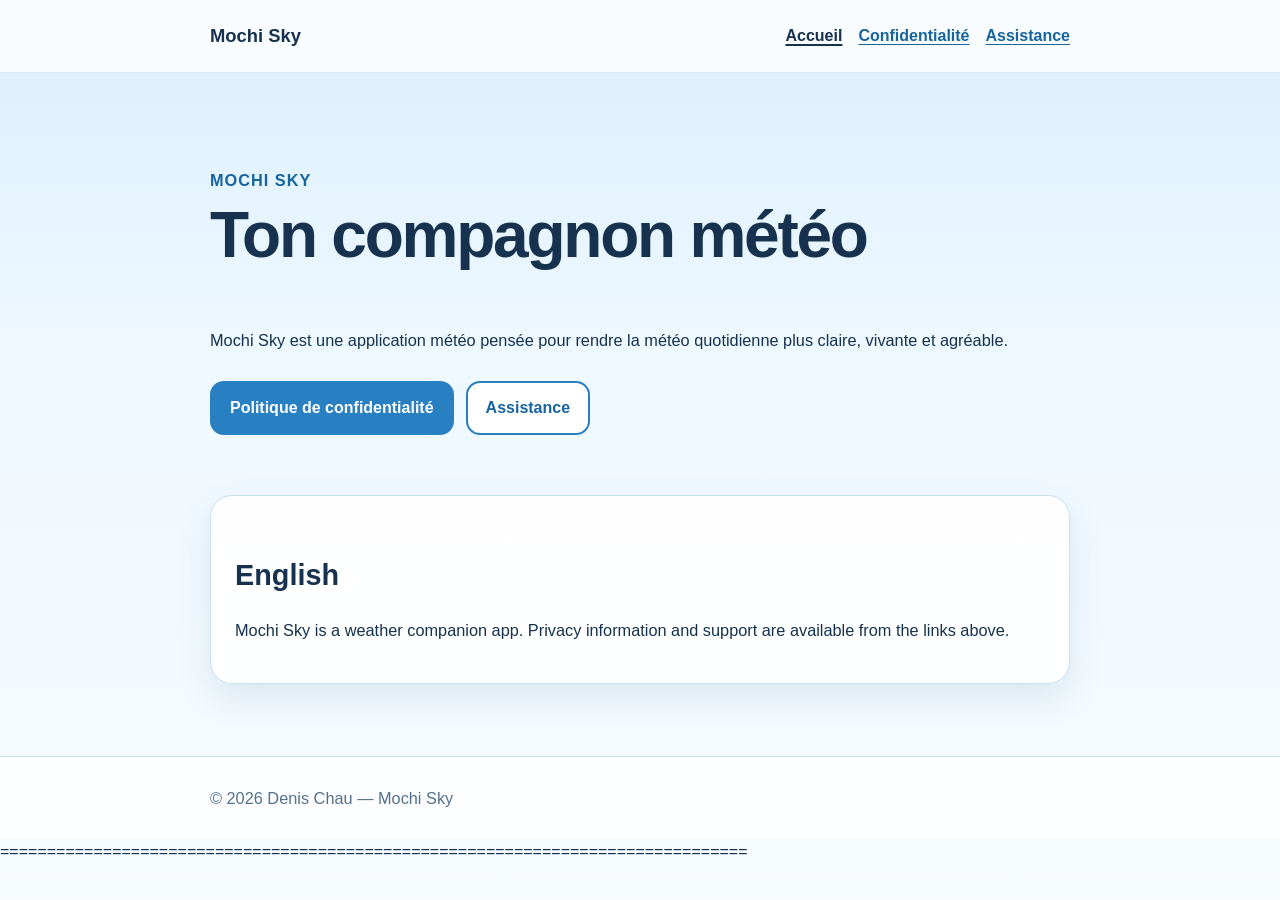
<file: index.html>
<!doctype html>
<html lang="fr">
<head>
  <meta charset="utf-8">
  <meta name="viewport" content="width=device-width, initial-scale=1">
  <meta name="color-scheme" content="light">
  <meta name="referrer" content="no-referrer">
  <meta name="description" content="Mochi Sky — informations, politique de confidentialité et assistance.">
  <title>Mochi Sky</title>
  <link rel="stylesheet" href="./style.css">
</head>
<body>
  <a class="skip-link" href="#main">Aller au contenu</a>

  <header class="site-header">
    <div class="container">
      <p class="brand">Mochi Sky</p>
      <nav aria-label="Navigation principale">
        <a href="./index.html" aria-current="page">Accueil</a>
        <a href="./privacy.html">Confidentialité</a>
        <a href="./support.html">Assistance</a>
      </nav>
    </div>
  </header>

  <main id="main" class="container page">
    <section class="hero">
      <p class="eyebrow">Mochi Sky</p>
      <h1>Ton compagnon météo</h1>
      <p>
        Mochi Sky est une application météo pensée pour rendre la météo
        quotidienne plus claire, vivante et agréable.
      </p>

      <div class="actions">
        <a class="button" href="./privacy.html">Politique de confidentialité</a>
        <a class="button button-secondary" href="./support.html">Assistance</a>
      </div>
    </section>

    <section class="card" lang="en">
      <h2>English</h2>
      <p>
        Mochi Sky is a weather companion app. Privacy information and support
        are available from the links above.
      </p>
    </section>
  </main>

  <footer class="site-footer">
    <div class="container">
      <p>© 2026 Denis Chau — Mochi Sky</p>
    </div>
  </footer>
</body>
</html>

================================================================================
</file>
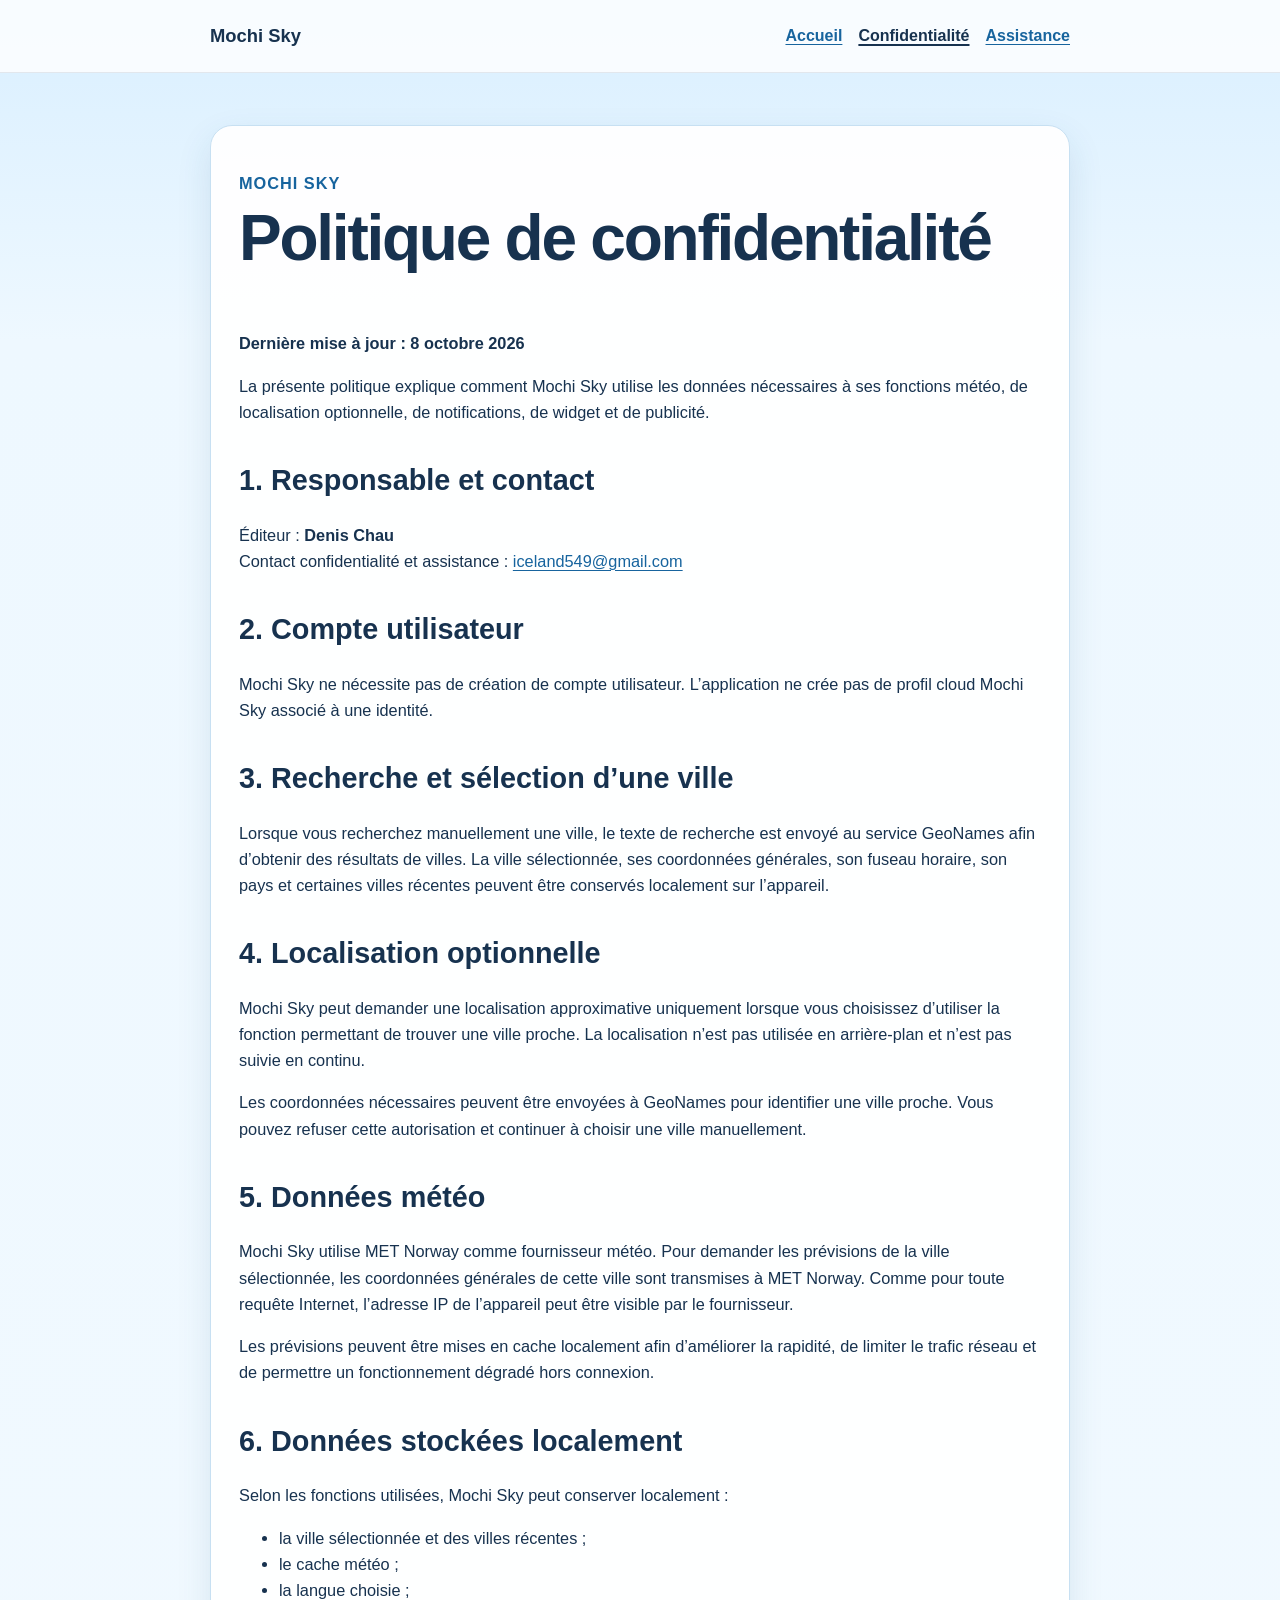
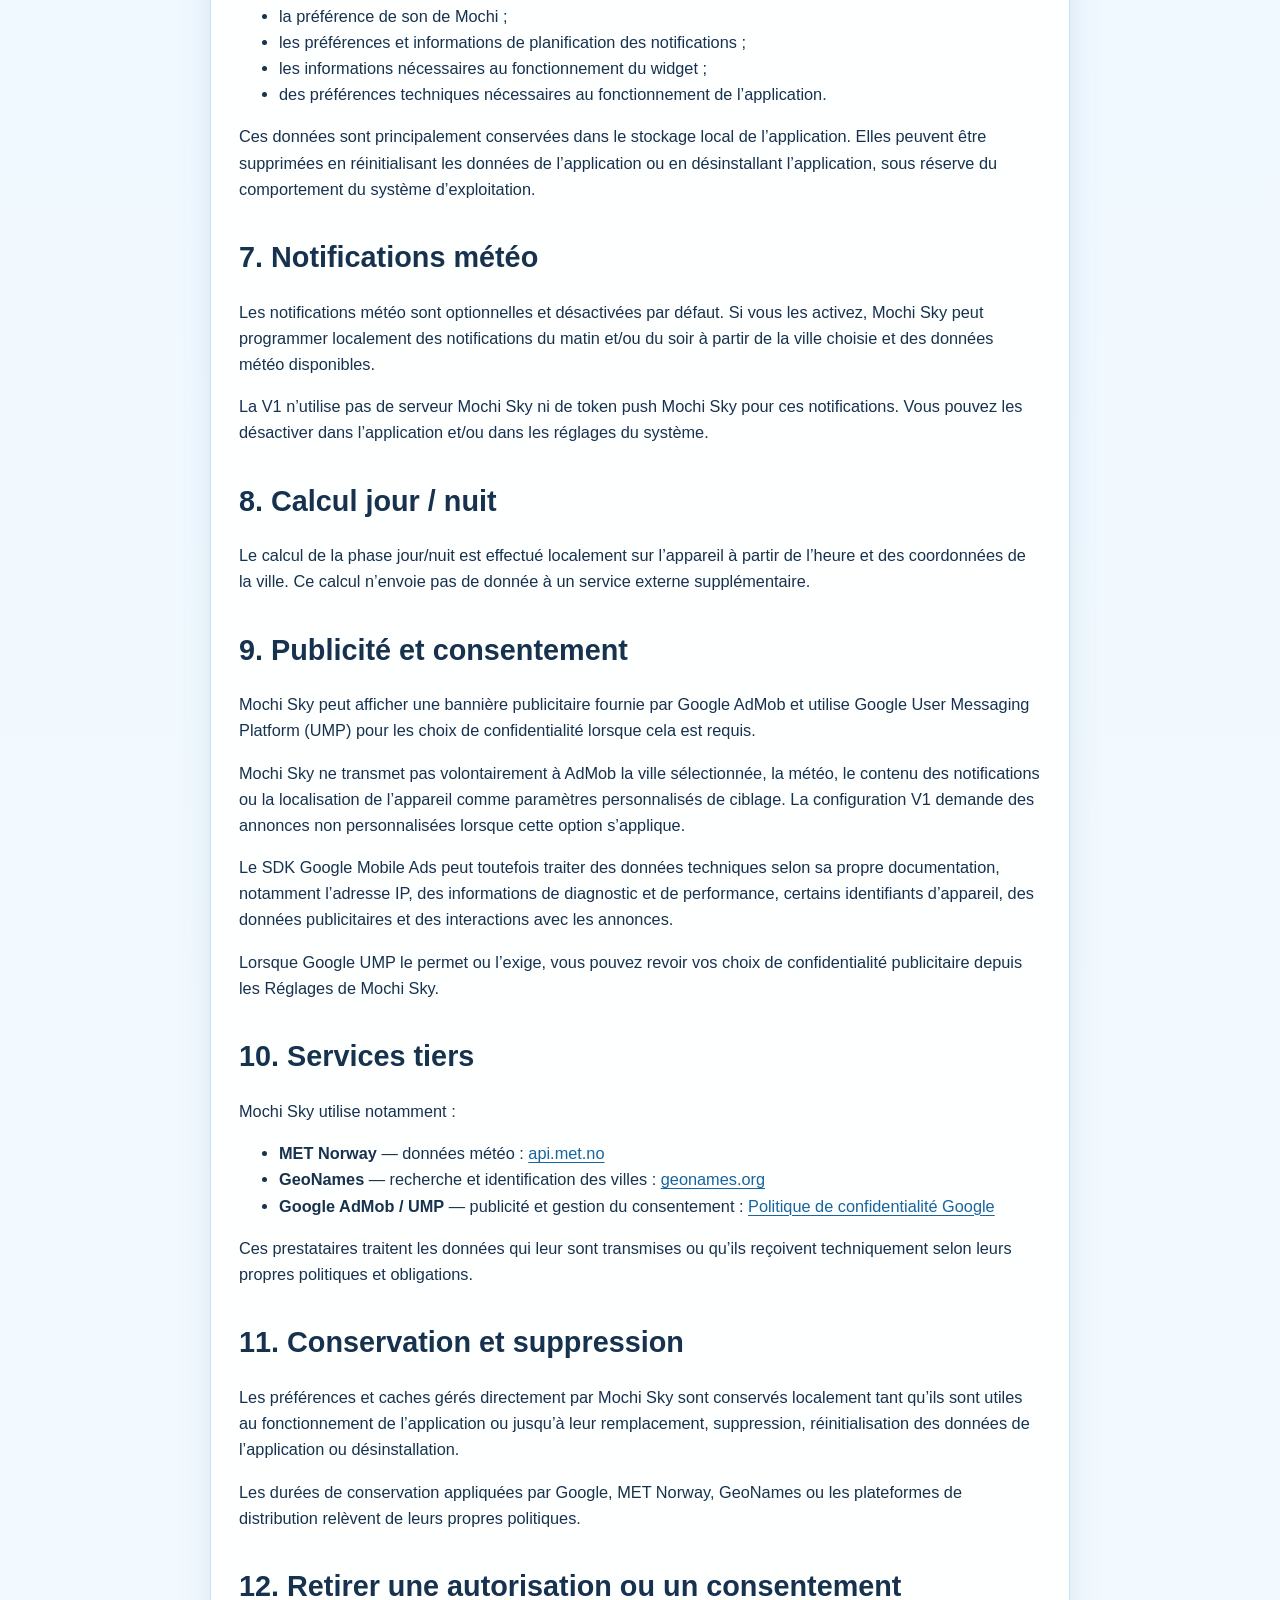
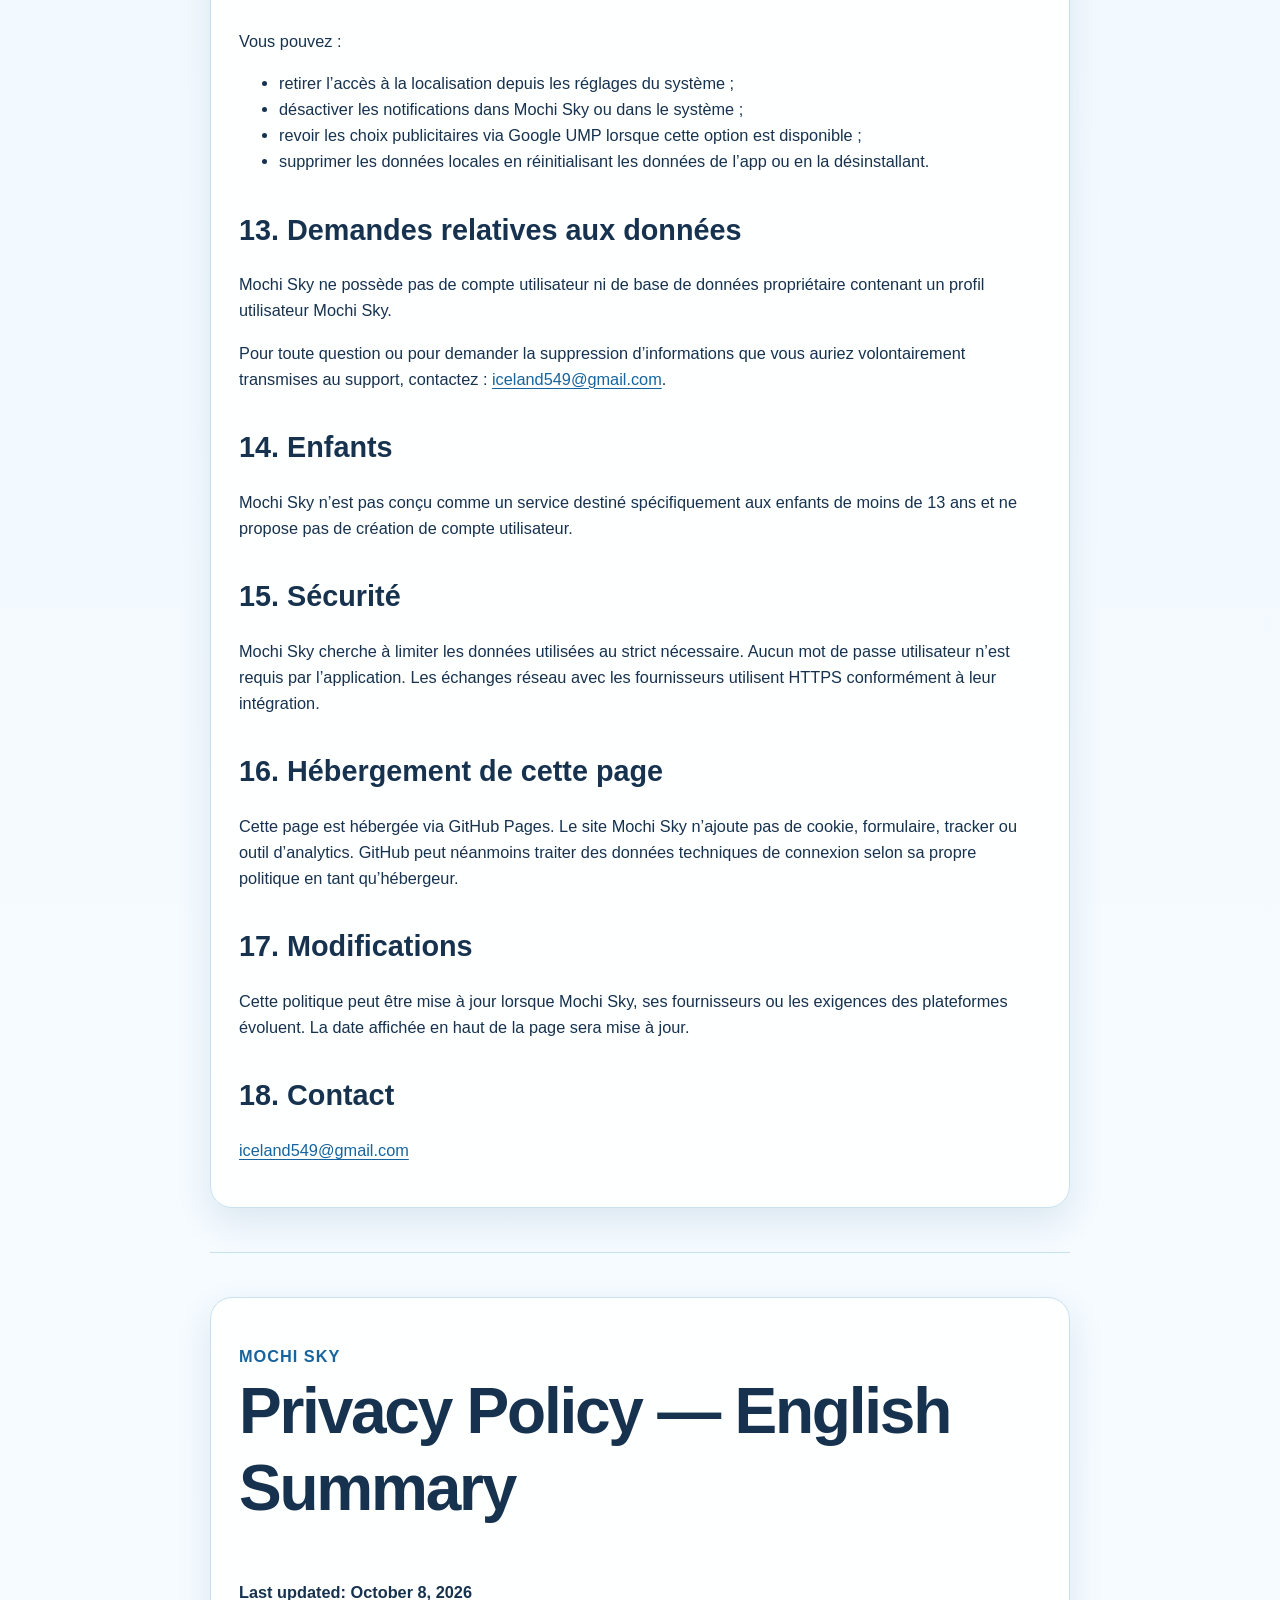
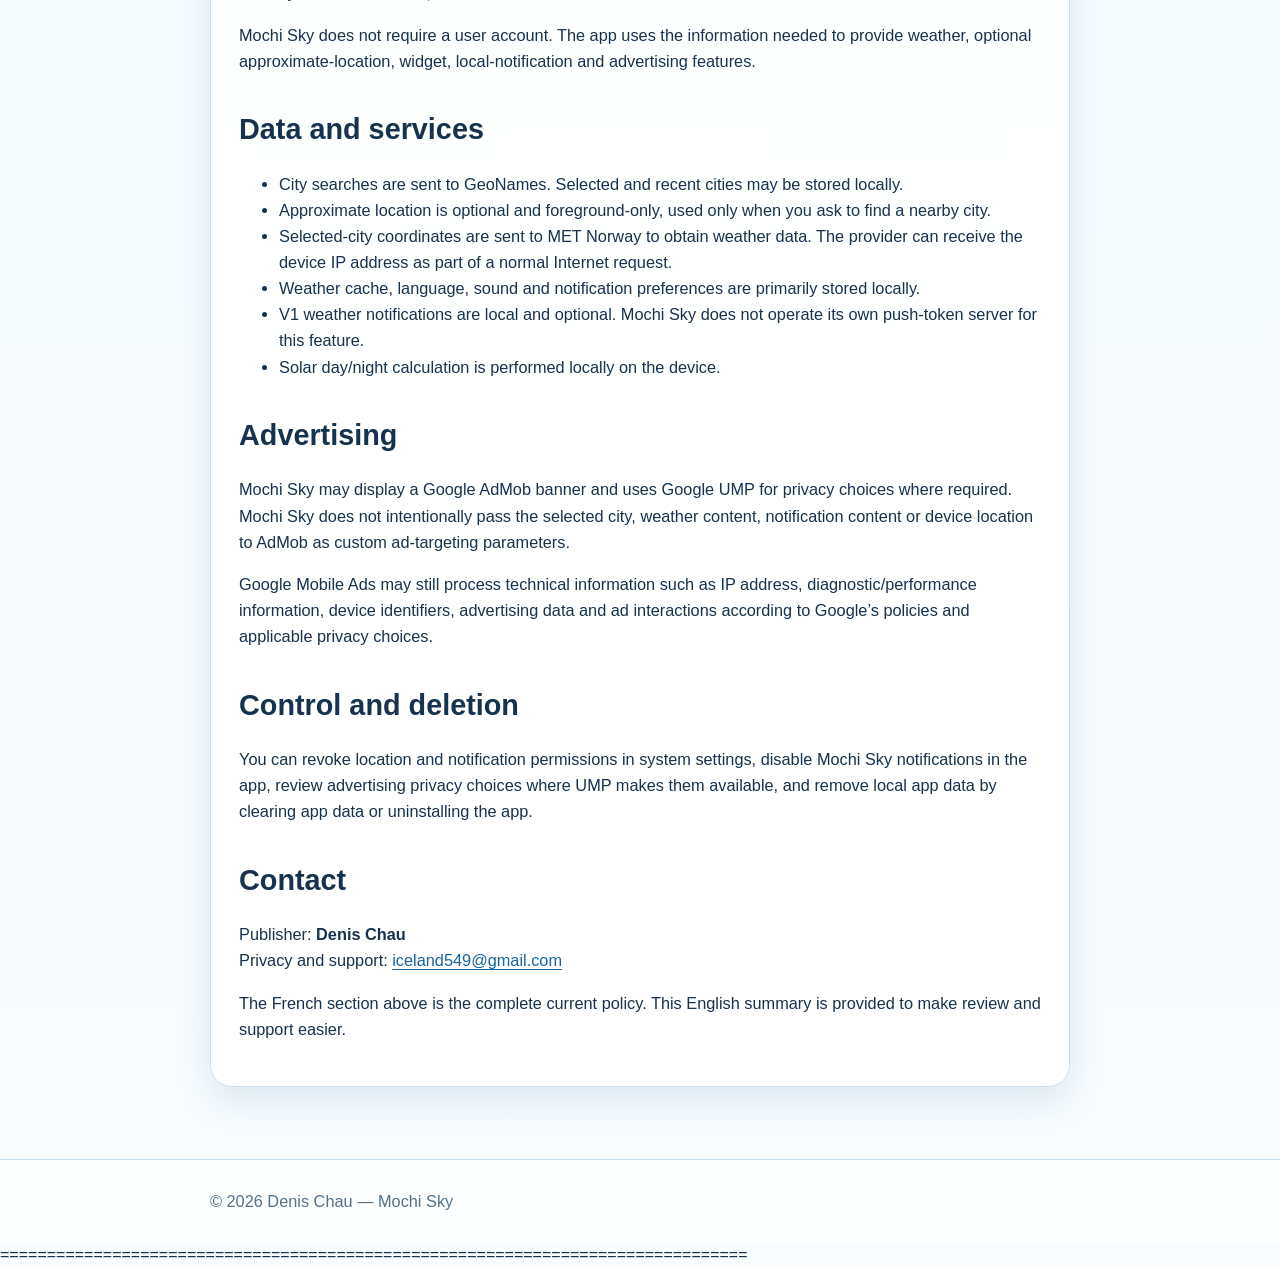
<file: privacy.html>
<!doctype html>
<html lang="fr">
<head>
  <meta charset="utf-8">
  <meta name="viewport" content="width=device-width, initial-scale=1">
  <meta name="color-scheme" content="light">
  <meta name="referrer" content="no-referrer">
  <meta name="description" content="Politique de confidentialité de l’application Mochi Sky.">
  <title>Politique de confidentialité — Mochi Sky</title>
  <link rel="stylesheet" href="./style.css">
</head>
<body>
  <a class="skip-link" href="#main">Aller au contenu</a>

  <header class="site-header">
    <div class="container">
      <p class="brand">Mochi Sky</p>
      <nav aria-label="Navigation principale">
        <a href="./index.html">Accueil</a>
        <a href="./privacy.html" aria-current="page">Confidentialité</a>
        <a href="./support.html">Assistance</a>
      </nav>
    </div>
  </header>

  <main id="main" class="container page legal-page">
    <article lang="fr">
      <p class="eyebrow">Mochi Sky</p>
      <h1>Politique de confidentialité</h1>
      <p><strong>Dernière mise à jour : 8 octobre 2026</strong></p>

      <p>
        La présente politique explique comment Mochi Sky utilise les données
        nécessaires à ses fonctions météo, de localisation optionnelle,
        de notifications, de widget et de publicité.
      </p>

      <h2>1. Responsable et contact</h2>
      <p>
        Éditeur : <strong>Denis Chau</strong><br>
        Contact confidentialité et assistance :
        <a href="mailto:iceland549@gmail.com">iceland549@gmail.com</a>
      </p>

      <h2>2. Compte utilisateur</h2>
      <p>
        Mochi Sky ne nécessite pas de création de compte utilisateur.
        L’application ne crée pas de profil cloud Mochi Sky associé à une identité.
      </p>

      <h2>3. Recherche et sélection d’une ville</h2>
      <p>
        Lorsque vous recherchez manuellement une ville, le texte de recherche est
        envoyé au service GeoNames afin d’obtenir des résultats de villes. La ville
        sélectionnée, ses coordonnées générales, son fuseau horaire, son pays et
        certaines villes récentes peuvent être conservés localement sur l’appareil.
      </p>

      <h2>4. Localisation optionnelle</h2>
      <p>
        Mochi Sky peut demander une localisation approximative uniquement lorsque
        vous choisissez d’utiliser la fonction permettant de trouver une ville proche.
        La localisation n’est pas utilisée en arrière-plan et n’est pas suivie en continu.
      </p>
      <p>
        Les coordonnées nécessaires peuvent être envoyées à GeoNames pour identifier
        une ville proche. Vous pouvez refuser cette autorisation et continuer à choisir
        une ville manuellement.
      </p>

      <h2>5. Données météo</h2>
      <p>
        Mochi Sky utilise MET Norway comme fournisseur météo. Pour demander les
        prévisions de la ville sélectionnée, les coordonnées générales de cette ville
        sont transmises à MET Norway. Comme pour toute requête Internet, l’adresse IP
        de l’appareil peut être visible par le fournisseur.
      </p>
      <p>
        Les prévisions peuvent être mises en cache localement afin d’améliorer la
        rapidité, de limiter le trafic réseau et de permettre un fonctionnement dégradé
        hors connexion.
      </p>

      <h2>6. Données stockées localement</h2>
      <p>Selon les fonctions utilisées, Mochi Sky peut conserver localement :</p>
      <ul>
        <li>la ville sélectionnée et des villes récentes ;</li>
        <li>le cache météo ;</li>
        <li>la langue choisie ;</li>
        <li>la préférence de son de Mochi ;</li>
        <li>les préférences et informations de planification des notifications ;</li>
        <li>les informations nécessaires au fonctionnement du widget ;</li>
        <li>des préférences techniques nécessaires au fonctionnement de l’application.</li>
      </ul>
      <p>
        Ces données sont principalement conservées dans le stockage local de
        l’application. Elles peuvent être supprimées en réinitialisant les données de
        l’application ou en désinstallant l’application, sous réserve du comportement
        du système d’exploitation.
      </p>

      <h2>7. Notifications météo</h2>
      <p>
        Les notifications météo sont optionnelles et désactivées par défaut. Si vous
        les activez, Mochi Sky peut programmer localement des notifications du matin
        et/ou du soir à partir de la ville choisie et des données météo disponibles.
      </p>
      <p>
        La V1 n’utilise pas de serveur Mochi Sky ni de token push Mochi Sky pour ces
        notifications. Vous pouvez les désactiver dans l’application et/ou dans les
        réglages du système.
      </p>

      <h2>8. Calcul jour / nuit</h2>
      <p>
        Le calcul de la phase jour/nuit est effectué localement sur l’appareil à partir
        de l’heure et des coordonnées de la ville. Ce calcul n’envoie pas de donnée à
        un service externe supplémentaire.
      </p>

      <h2>9. Publicité et consentement</h2>
      <p>
        Mochi Sky peut afficher une bannière publicitaire fournie par Google AdMob et
        utilise Google User Messaging Platform (UMP) pour les choix de confidentialité
        lorsque cela est requis.
      </p>
      <p>
        Mochi Sky ne transmet pas volontairement à AdMob la ville sélectionnée, la
        météo, le contenu des notifications ou la localisation de l’appareil comme
        paramètres personnalisés de ciblage. La configuration V1 demande des annonces
        non personnalisées lorsque cette option s’applique.
      </p>
      <p>
        Le SDK Google Mobile Ads peut toutefois traiter des données techniques selon sa
        propre documentation, notamment l’adresse IP, des informations de diagnostic
        et de performance, certains identifiants d’appareil, des données publicitaires
        et des interactions avec les annonces.
      </p>
      <p>
        Lorsque Google UMP le permet ou l’exige, vous pouvez revoir vos choix de
        confidentialité publicitaire depuis les Réglages de Mochi Sky.
      </p>

      <h2>10. Services tiers</h2>
      <p>Mochi Sky utilise notamment :</p>
      <ul>
        <li>
          <strong>MET Norway</strong> — données météo :
          <a href="https://api.met.no/" rel="noopener noreferrer">api.met.no</a>
        </li>
        <li>
          <strong>GeoNames</strong> — recherche et identification des villes :
          <a href="https://www.geonames.org/" rel="noopener noreferrer">geonames.org</a>
        </li>
        <li>
          <strong>Google AdMob / UMP</strong> — publicité et gestion du consentement :
          <a href="https://policies.google.com/privacy" rel="noopener noreferrer">Politique de confidentialité Google</a>
        </li>
      </ul>
      <p>
        Ces prestataires traitent les données qui leur sont transmises ou qu’ils
        reçoivent techniquement selon leurs propres politiques et obligations.
      </p>

      <h2>11. Conservation et suppression</h2>
      <p>
        Les préférences et caches gérés directement par Mochi Sky sont conservés
        localement tant qu’ils sont utiles au fonctionnement de l’application ou
        jusqu’à leur remplacement, suppression, réinitialisation des données de
        l’application ou désinstallation.
      </p>
      <p>
        Les durées de conservation appliquées par Google, MET Norway, GeoNames ou les
        plateformes de distribution relèvent de leurs propres politiques.
      </p>

      <h2>12. Retirer une autorisation ou un consentement</h2>
      <p>Vous pouvez :</p>
      <ul>
        <li>retirer l’accès à la localisation depuis les réglages du système ;</li>
        <li>désactiver les notifications dans Mochi Sky ou dans le système ;</li>
        <li>revoir les choix publicitaires via Google UMP lorsque cette option est disponible ;</li>
        <li>supprimer les données locales en réinitialisant les données de l’app ou en la désinstallant.</li>
      </ul>

      <h2>13. Demandes relatives aux données</h2>
      <p>
        Mochi Sky ne possède pas de compte utilisateur ni de base de données
        propriétaire contenant un profil utilisateur Mochi Sky.
      </p>
      <p>
        Pour toute question ou pour demander la suppression d’informations que vous
        auriez volontairement transmises au support, contactez :
        <a href="mailto:iceland549@gmail.com">iceland549@gmail.com</a>.
      </p>

      <h2>14. Enfants</h2>
      <p>
        Mochi Sky n’est pas conçu comme un service destiné spécifiquement aux enfants
        de moins de 13 ans et ne propose pas de création de compte utilisateur.
      </p>

      <h2>15. Sécurité</h2>
      <p>
        Mochi Sky cherche à limiter les données utilisées au strict nécessaire.
        Aucun mot de passe utilisateur n’est requis par l’application. Les échanges
        réseau avec les fournisseurs utilisent HTTPS conformément à leur intégration.
      </p>

      <h2>16. Hébergement de cette page</h2>
      <p>
        Cette page est hébergée via GitHub Pages. Le site Mochi Sky n’ajoute pas de
        cookie, formulaire, tracker ou outil d’analytics. GitHub peut néanmoins traiter
        des données techniques de connexion selon sa propre politique en tant qu’hébergeur.
      </p>

      <h2>17. Modifications</h2>
      <p>
        Cette politique peut être mise à jour lorsque Mochi Sky, ses fournisseurs ou
        les exigences des plateformes évoluent. La date affichée en haut de la page
        sera mise à jour.
      </p>

      <h2>18. Contact</h2>
      <p>
        <a href="mailto:iceland549@gmail.com">iceland549@gmail.com</a>
      </p>
    </article>

    <hr>

    <article lang="en">
      <p class="eyebrow">Mochi Sky</p>
      <h1>Privacy Policy — English Summary</h1>
      <p><strong>Last updated: October 8, 2026</strong></p>

      <p>
        Mochi Sky does not require a user account. The app uses the information needed
        to provide weather, optional approximate-location, widget, local-notification
        and advertising features.
      </p>

      <h2>Data and services</h2>
      <ul>
        <li>City searches are sent to GeoNames. Selected and recent cities may be stored locally.</li>
        <li>Approximate location is optional and foreground-only, used only when you ask to find a nearby city.</li>
        <li>Selected-city coordinates are sent to MET Norway to obtain weather data. The provider can receive the device IP address as part of a normal Internet request.</li>
        <li>Weather cache, language, sound and notification preferences are primarily stored locally.</li>
        <li>V1 weather notifications are local and optional. Mochi Sky does not operate its own push-token server for this feature.</li>
        <li>Solar day/night calculation is performed locally on the device.</li>
      </ul>

      <h2>Advertising</h2>
      <p>
        Mochi Sky may display a Google AdMob banner and uses Google UMP for privacy
        choices where required. Mochi Sky does not intentionally pass the selected
        city, weather content, notification content or device location to AdMob as
        custom ad-targeting parameters.
      </p>
      <p>
        Google Mobile Ads may still process technical information such as IP address,
        diagnostic/performance information, device identifiers, advertising data and
        ad interactions according to Google’s policies and applicable privacy choices.
      </p>

      <h2>Control and deletion</h2>
      <p>
        You can revoke location and notification permissions in system settings,
        disable Mochi Sky notifications in the app, review advertising privacy choices
        where UMP makes them available, and remove local app data by clearing app data
        or uninstalling the app.
      </p>

      <h2>Contact</h2>
      <p>
        Publisher: <strong>Denis Chau</strong><br>
        Privacy and support:
        <a href="mailto:iceland549@gmail.com">iceland549@gmail.com</a>
      </p>

      <p>
        The French section above is the complete current policy. This English summary
        is provided to make review and support easier.
      </p>
    </article>
  </main>

  <footer class="site-footer">
    <div class="container">
      <p>© 2026 Denis Chau — Mochi Sky</p>
    </div>
  </footer>
</body>
</html>

================================================================================
</file>
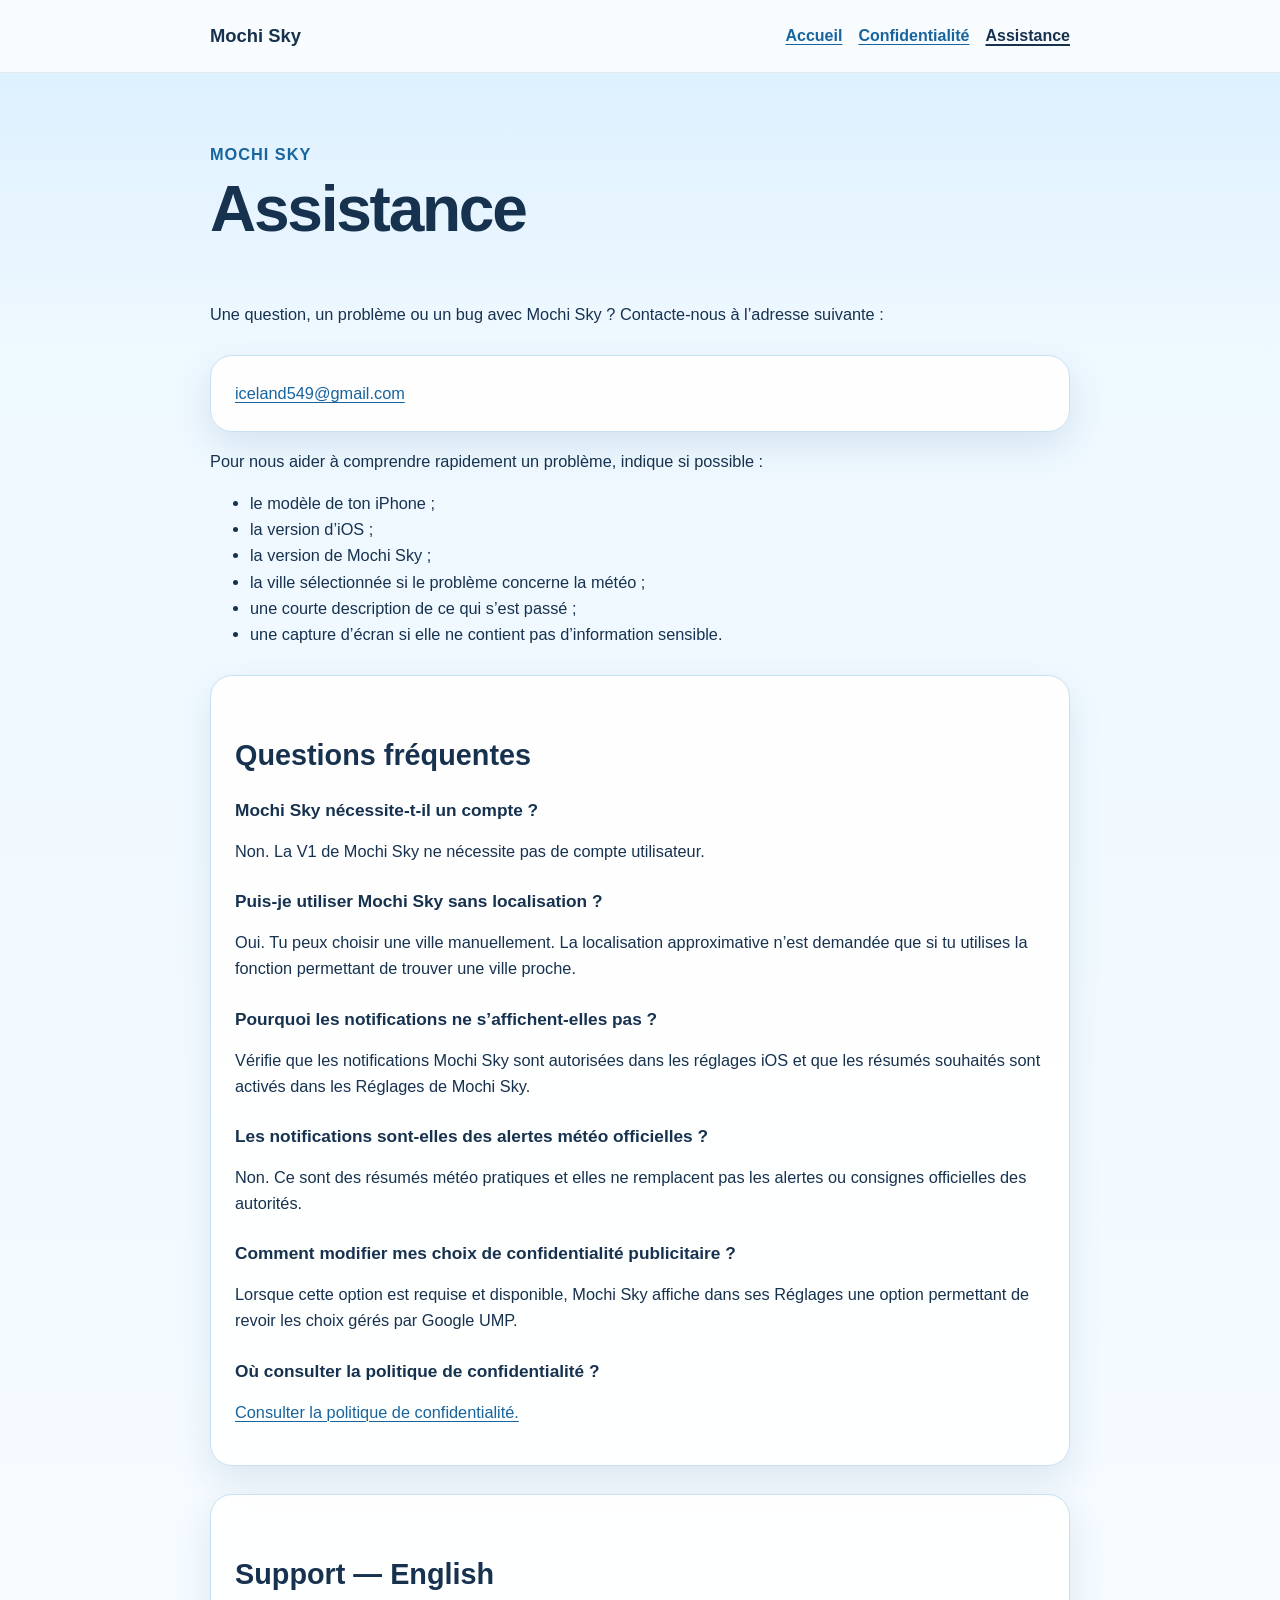
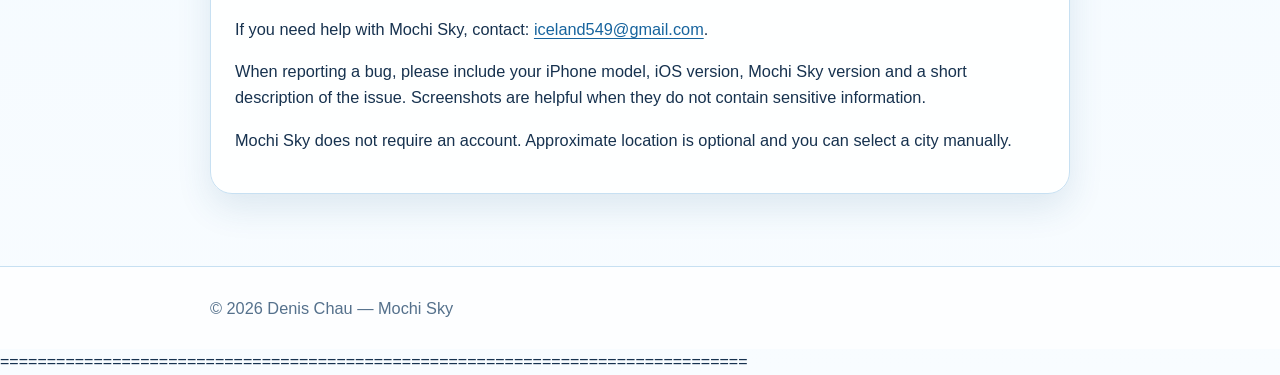
<file: support.html>
<!doctype html>
<html lang="fr">
<head>
  <meta charset="utf-8">
  <meta name="viewport" content="width=device-width, initial-scale=1">
  <meta name="color-scheme" content="light">
  <meta name="referrer" content="no-referrer">
  <meta name="description" content="Assistance et contact pour l’application Mochi Sky.">
  <title>Assistance — Mochi Sky</title>
  <link rel="stylesheet" href="./style.css">
</head>
<body>
  <a class="skip-link" href="#main">Aller au contenu</a>

  <header class="site-header">
    <div class="container">
      <p class="brand">Mochi Sky</p>
      <nav aria-label="Navigation principale">
        <a href="./index.html">Accueil</a>
        <a href="./privacy.html">Confidentialité</a>
        <a href="./support.html" aria-current="page">Assistance</a>
      </nav>
    </div>
  </header>

  <main id="main" class="container page">
    <section>
      <p class="eyebrow">Mochi Sky</p>
      <h1>Assistance</h1>
      <p>
        Une question, un problème ou un bug avec Mochi Sky ?
        Contacte-nous à l’adresse suivante :
      </p>

      <p class="contact-box">
        <a href="mailto:iceland549@gmail.com">iceland549@gmail.com</a>
      </p>

      <p>Pour nous aider à comprendre rapidement un problème, indique si possible :</p>
      <ul>
        <li>le modèle de ton iPhone ;</li>
        <li>la version d’iOS ;</li>
        <li>la version de Mochi Sky ;</li>
        <li>la ville sélectionnée si le problème concerne la météo ;</li>
        <li>une courte description de ce qui s’est passé ;</li>
        <li>une capture d’écran si elle ne contient pas d’information sensible.</li>
      </ul>
    </section>

    <section class="card">
      <h2>Questions fréquentes</h2>

      <h3>Mochi Sky nécessite-t-il un compte ?</h3>
      <p>Non. La V1 de Mochi Sky ne nécessite pas de compte utilisateur.</p>

      <h3>Puis-je utiliser Mochi Sky sans localisation ?</h3>
      <p>
        Oui. Tu peux choisir une ville manuellement. La localisation approximative
        n’est demandée que si tu utilises la fonction permettant de trouver une ville proche.
      </p>

      <h3>Pourquoi les notifications ne s’affichent-elles pas ?</h3>
      <p>
        Vérifie que les notifications Mochi Sky sont autorisées dans les réglages iOS
        et que les résumés souhaités sont activés dans les Réglages de Mochi Sky.
      </p>

      <h3>Les notifications sont-elles des alertes météo officielles ?</h3>
      <p>
        Non. Ce sont des résumés météo pratiques et elles ne remplacent pas les alertes
        ou consignes officielles des autorités.
      </p>

      <h3>Comment modifier mes choix de confidentialité publicitaire ?</h3>
      <p>
        Lorsque cette option est requise et disponible, Mochi Sky affiche dans ses
        Réglages une option permettant de revoir les choix gérés par Google UMP.
      </p>

      <h3>Où consulter la politique de confidentialité ?</h3>
      <p><a href="./privacy.html">Consulter la politique de confidentialité.</a></p>
    </section>

    <section class="card" lang="en">
      <h2>Support — English</h2>
      <p>
        If you need help with Mochi Sky, contact:
        <a href="mailto:iceland549@gmail.com">iceland549@gmail.com</a>.
      </p>
      <p>
        When reporting a bug, please include your iPhone model, iOS version, Mochi Sky
        version and a short description of the issue. Screenshots are helpful when they
        do not contain sensitive information.
      </p>
      <p>
        Mochi Sky does not require an account. Approximate location is optional and
        you can select a city manually.
      </p>
    </section>
  </main>

  <footer class="site-footer">
    <div class="container">
      <p>© 2026 Denis Chau — Mochi Sky</p>
    </div>
  </footer>
</body>
</html>

================================================================================
</file>
<file: style.css>
:root {
  color-scheme: light;
  --bg: #eef8ff;
  --bg-strong: #d9efff;
  --surface: #ffffff;
  --text: #17324f;
  --muted: #55718c;
  --accent: #287fc2;
  --accent-dark: #17649e;
  --border: #c7e0f2;
  --focus: #082f49;
  --radius: 22px;
  --shadow: 0 14px 35px rgba(36, 91, 132, 0.12);
}

* { box-sizing: border-box; }

html {
  font-family: -apple-system, BlinkMacSystemFont, "Segoe UI", Roboto, Helvetica, Arial, sans-serif;
  line-height: 1.6;
  background: var(--bg);
  color: var(--text);
}

body {
  margin: 0;
  min-height: 100vh;
  background: linear-gradient(180deg, var(--bg-strong) 0, var(--bg) 340px, #f8fcff 100%);
}

a {
  color: var(--accent-dark);
  text-decoration-thickness: 0.08em;
  text-underline-offset: 0.16em;
}

a:hover { text-decoration-thickness: 0.13em; }

a:focus-visible,
button:focus-visible {
  outline: 3px solid var(--focus);
  outline-offset: 4px;
  border-radius: 6px;
}

.container {
  width: min(100% - 32px, 860px);
  margin-inline: auto;
}

.skip-link {
  position: absolute;
  left: 16px;
  top: -80px;
  z-index: 100;
  background: var(--surface);
  color: var(--text);
  padding: 12px 16px;
  border-radius: 10px;
}

.skip-link:focus { top: 16px; }

.site-header {
  border-bottom: 1px solid rgba(23, 50, 79, 0.10);
  background: rgba(255, 255, 255, 0.82);
}

.site-header .container {
  display: flex;
  align-items: center;
  justify-content: space-between;
  gap: 20px;
  min-height: 72px;
}

.brand {
  margin: 0;
  font-size: 1.15rem;
  font-weight: 800;
}

nav {
  display: flex;
  flex-wrap: wrap;
  gap: 16px;
}

nav a { font-weight: 650; }

nav a[aria-current="page"] {
  color: var(--text);
  text-decoration-thickness: 0.13em;
}

.page { padding-block: 52px 72px; }
.hero { padding-block: 26px 32px; }

.eyebrow {
  margin-bottom: 4px;
  color: var(--accent-dark);
  font-weight: 800;
  letter-spacing: 0.06em;
  text-transform: uppercase;
}

h1, h2, h3 { line-height: 1.2; }

h1 {
  margin-top: 0;
  font-size: clamp(2.1rem, 8vw, 4rem);
  letter-spacing: -0.035em;
}

h2 {
  margin-top: 2.4rem;
  font-size: clamp(1.35rem, 4vw, 1.8rem);
}

h3 {
  margin-top: 1.7rem;
  font-size: 1.08rem;
}

p, li { font-size: 1.02rem; }

.actions {
  display: flex;
  flex-wrap: wrap;
  gap: 12px;
  margin-top: 28px;
}

.button {
  display: inline-flex;
  min-height: 48px;
  align-items: center;
  justify-content: center;
  padding: 12px 18px;
  border: 2px solid var(--accent);
  border-radius: 14px;
  background: var(--accent);
  color: #ffffff;
  font-weight: 800;
  text-decoration: none;
}

.button:hover {
  background: var(--accent-dark);
  border-color: var(--accent-dark);
}

.button-secondary {
  background: var(--surface);
  color: var(--accent-dark);
}

.card,
.contact-box {
  margin-top: 28px;
  padding: 24px;
  border: 1px solid var(--border);
  border-radius: var(--radius);
  background: rgba(255, 255, 255, 0.92);
  box-shadow: var(--shadow);
}

.legal-page article {
  padding: 28px;
  border: 1px solid var(--border);
  border-radius: var(--radius);
  background: rgba(255, 255, 255, 0.95);
  box-shadow: var(--shadow);
}

.legal-page hr {
  margin-block: 44px;
  border: 0;
  border-top: 1px solid var(--border);
}

.site-footer {
  padding-block: 28px;
  border-top: 1px solid var(--border);
  color: var(--muted);
  background: rgba(255, 255, 255, 0.72);
}

.site-footer p { margin: 0; }

@media (max-width: 640px) {
  .site-header .container {
    align-items: flex-start;
    flex-direction: column;
    padding-block: 16px;
  }

  nav { gap: 12px; }
  .page { padding-block: 34px 54px; }

  .legal-page article,
  .card,
  .contact-box { padding: 20px; }
}

@media (prefers-reduced-motion: reduce) {
  *, *::before, *::after {
    scroll-behavior: auto !important;
    transition: none !important;
    animation: none !important;
  }
}

================================================================================
</file>
